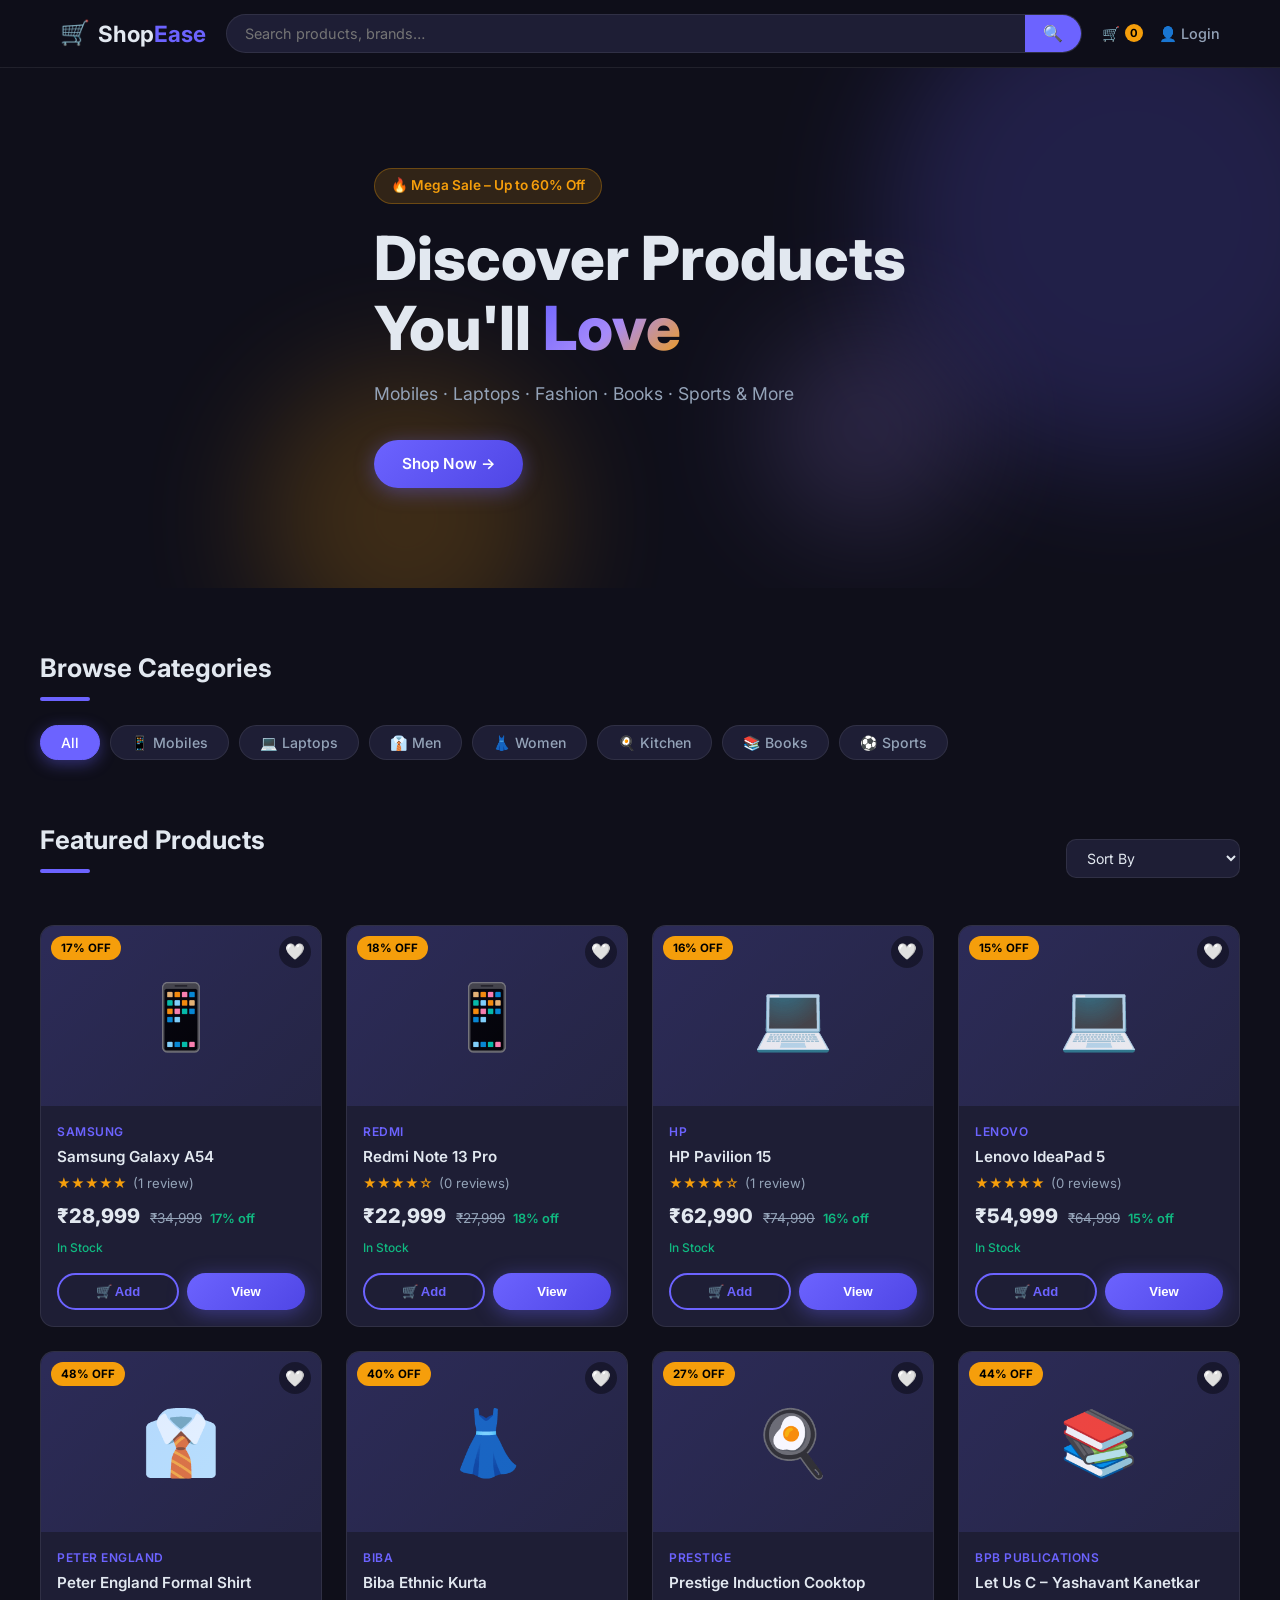
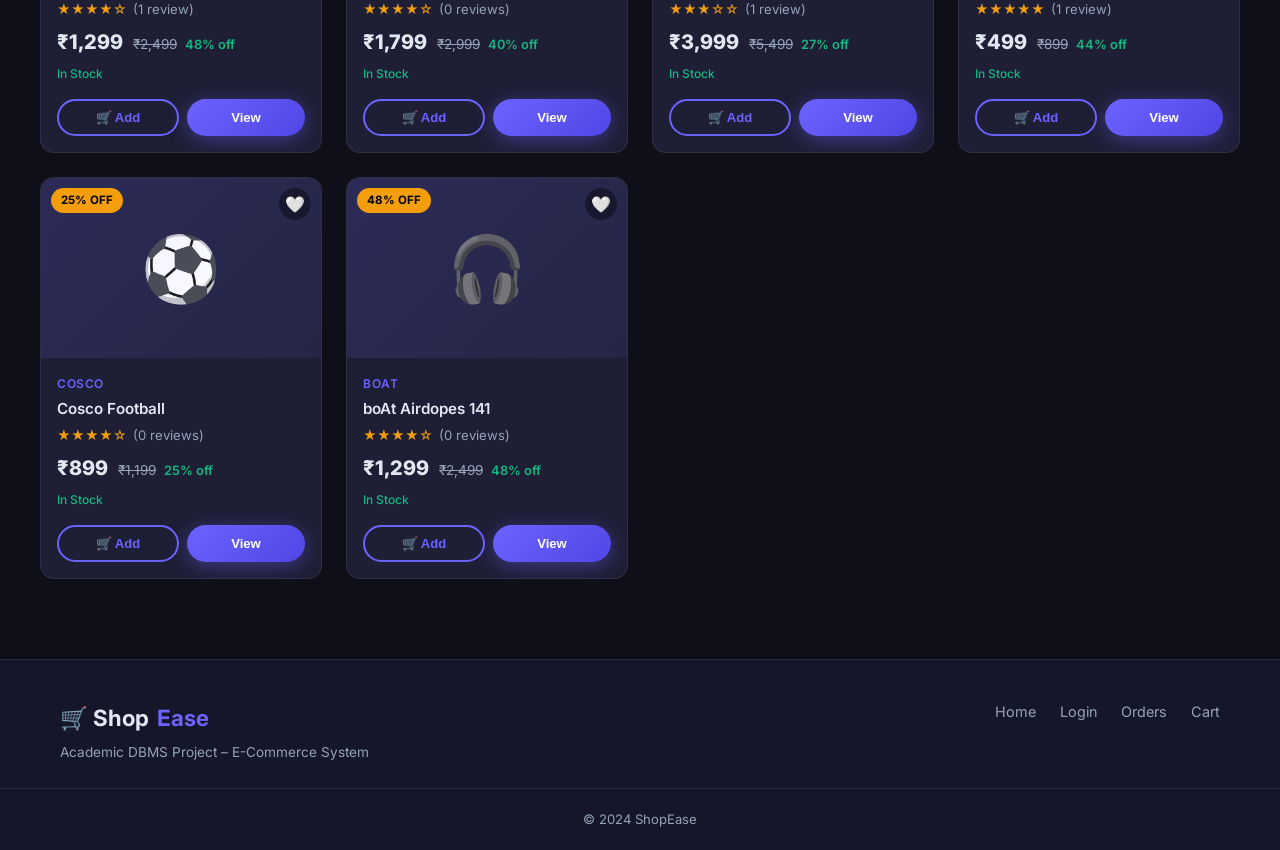
<file: frontend/index.html>
<!DOCTYPE html>
<html lang="en">

<head>
  <meta charset="UTF-8" />
  <meta name="viewport" content="width=device-width, initial-scale=1.0" />
  <title>ShopEase – Product Listing</title>
  <meta name="description" content="Browse thousands of products on ShopEase – your one-stop e-commerce store." />
  <link rel="preconnect" href="https://fonts.googleapis.com" />
  <link rel="preconnect" href="https://fonts.gstatic.com" crossorigin />
  <link href="https://fonts.googleapis.com/css2?family=Inter:wght@300;400;500;600;700;800&display=swap"
    rel="stylesheet" />
  <link rel="stylesheet" href="style.css" />
</head>

<body>

  <!-- ======== NAVBAR ======== -->
  <nav class="navbar" id="navbar">
    <div class="nav-inner container">
      <a href="index.html" class="logo">
        <span class="logo-icon">🛒</span>
        <span>Shop<strong>Ease</strong></span>
      </a>

      <div class="search-bar">
        <input id="searchInput" type="text" placeholder="Search products, brands…" autocomplete="off" />
        <button id="searchBtn" aria-label="Search">🔍</button>
      </div>

      <div class="nav-actions">
        <a href="cart.html" class="nav-icon" id="cartLink" title="Cart">🛒 <span class="badge"
            id="cartCount">0</span></a>
        <a href="login.html" class="nav-icon" id="loginLink" title="Login">👤 Login</a>
      </div>
    </div>
  </nav>

  <!-- ======== HERO ======== -->
  <section class="hero" id="hero">
    <div class="hero-content container">
      <div class="hero-badge">🔥 Mega Sale – Up to 60% Off</div>
      <h1 class="hero-title">Discover Products<br />You'll <span class="gradient-text">Love</span></h1>
      <p class="hero-sub">Mobiles · Laptops · Fashion · Books · Sports & More</p>
      <a href="#products" class="btn btn-primary" id="shopNowBtn">Shop Now →</a>
    </div>
    <div class="hero-shapes">
      <div class="shape s1"></div>
      <div class="shape s2"></div>
      <div class="shape s3"></div>
    </div>
  </section>

  <!-- ======== CATEGORY PILLS ======== -->
  <section class="categories container" id="categories">
    <h2 class="section-title">Browse Categories</h2>
    <div class="category-pills" id="categoryPills">
      <button class="pill active" data-cat="all">All</button>
      <button class="pill" data-cat="Mobiles">📱 Mobiles</button>
      <button class="pill" data-cat="Laptops">💻 Laptops</button>
      <button class="pill" data-cat="Men's Clothing">👔 Men</button>
      <button class="pill" data-cat="Women's Clothing">👗 Women</button>
      <button class="pill" data-cat="Kitchen Appliances">🍳 Kitchen</button>
      <button class="pill" data-cat="Books">📚 Books</button>
      <button class="pill" data-cat="Sports & Fitness">⚽ Sports</button>
    </div>
  </section>

  <!-- ======== PRODUCTS GRID ======== -->
  <section class="products-section container" id="products">
    <div class="section-header">
      <h2 class="section-title">Featured Products</h2>
      <select id="sortSelect" class="sort-select">
        <option value="default">Sort By</option>
        <option value="price-asc">Price: Low → High</option>
        <option value="price-desc">Price: High → Low</option>
        <option value="rating">Top Rated</option>
        <option value="name">Name A–Z</option>
      </select>
    </div>

    <div class="product-grid" id="productGrid">
      <!-- Cards rendered by JS -->
    </div>
  </section>

  <!-- ======== PRODUCT MODAL ======== -->
  <div class="modal-overlay" id="modalOverlay">
    <div class="modal" id="productModal" role="dialog" aria-modal="true">
      <button class="modal-close" id="modalClose" aria-label="Close">✕</button>
      <div class="modal-grid">
        <div class="modal-img-wrap">
          <span class="modal-img-placeholder" id="modalEmoji"></span>
        </div>
        <div class="modal-info">
          <span class="modal-badge" id="modalBadge"></span>
          <h2 class="modal-title" id="modalName"></h2>
          <p class="modal-brand" id="modalBrand"></p>
          <p class="modal-desc" id="modalDesc"></p>
          <div class="modal-meta">
            <span class="modal-price" id="modalPrice"></span>
            <span class="modal-rating" id="modalRating"></span>
          </div>
          <div class="qty-row">
            <label for="modalQty">Qty:</label>
            <input id="modalQty" type="number" value="1" min="1" max="10" />
          </div>
          <button class="btn btn-primary btn-full" id="modalAddCart">🛒 Add to Cart</button>
          <a href="order.html" class="btn btn-outline btn-full" id="modalBuyNow">⚡ Buy Now</a>
        </div>
      </div>
    </div>
  </div>

  <!-- ======== TOAST ======== -->
  <div class="toast" id="toast"></div>

  <!-- ======== FOOTER ======== -->
  <footer class="footer">
    <div class="container footer-inner">
      <div>
        <div class="logo">🛒 Shop<strong>Ease</strong></div>
        <p class="footer-sub">Academic DBMS Project – E-Commerce System</p>
      </div>
      <div class="footer-links">
        <a href="index.html">Home</a>
        <a href="login.html">Login</a>
        <a href="order.html">Orders</a>
        <a href="cart.html">Cart</a>
      </div>
    </div>
    <p class="footer-copy">© 2024 ShopEase </p>
  </footer>

  <script src="app.js"></script>
</body>

</html>
</file>
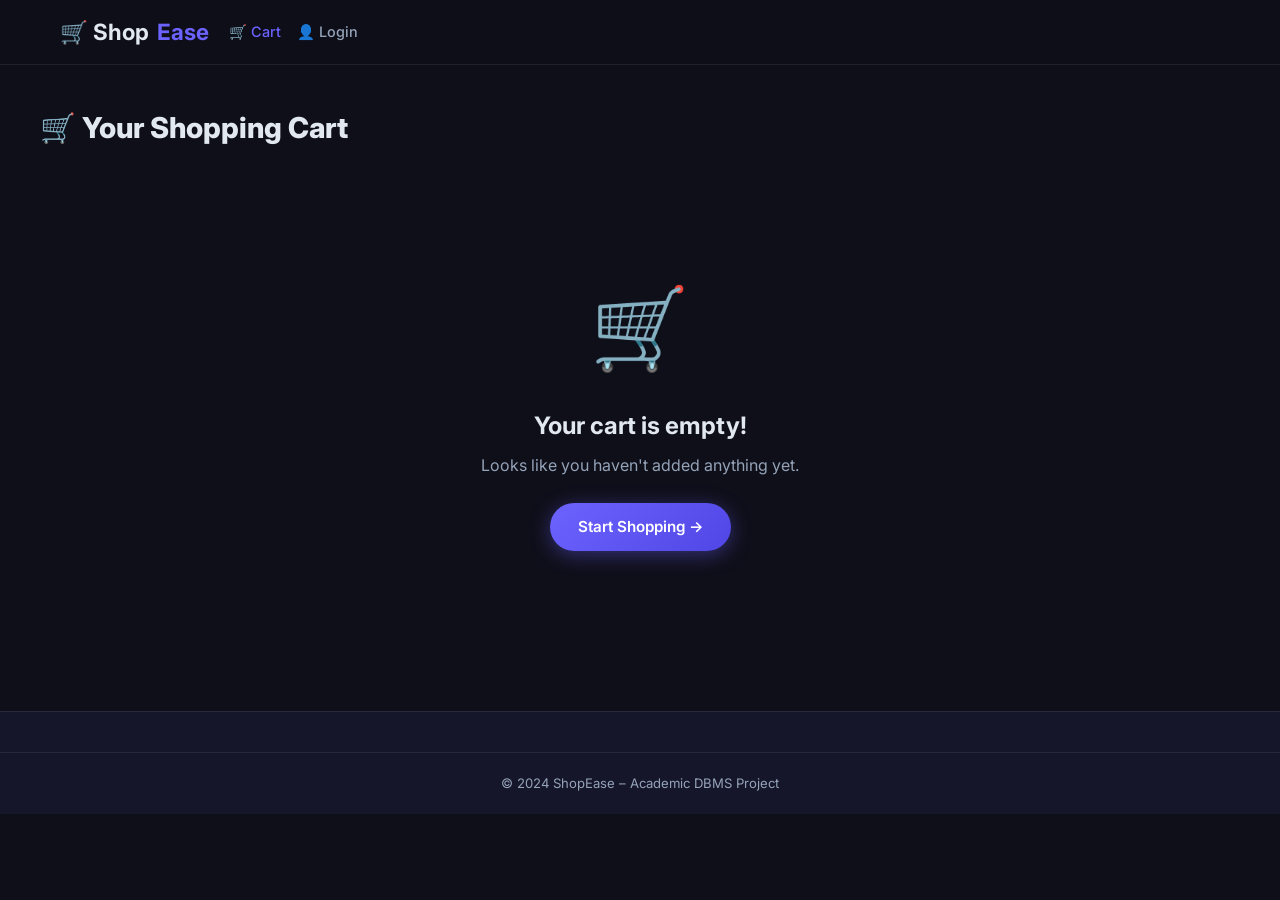
<file: frontend/cart.html>
<!DOCTYPE html>
<html lang="en">
<head>
  <meta charset="UTF-8" />
  <meta name="viewport" content="width=device-width, initial-scale=1.0" />
  <title>Shopping Cart – ShopEase</title>
  <meta name="description" content="Review your cart and proceed to checkout on ShopEase." />
  <link rel="preconnect" href="https://fonts.googleapis.com" />
  <link href="https://fonts.googleapis.com/css2?family=Inter:wght@300;400;500;600;700;800&display=swap" rel="stylesheet"/>
  <link rel="stylesheet" href="style.css" />
</head>
<body>

  <!-- NAVBAR -->
  <nav class="navbar" id="navbar">
    <div class="nav-inner container">
      <a href="index.html" class="logo">🛒 Shop<strong>Ease</strong></a>
      <div class="nav-actions">
        <a href="cart.html"  class="nav-icon active">🛒 Cart</a>
        <a href="login.html" class="nav-icon" id="loginLink">👤 Login</a>
      </div>
    </div>
  </nav>

  <main class="cart-page container" id="cartPage">
    <h1 class="page-title">🛒 Your Shopping Cart</h1>

    <div class="cart-layout" id="cartLayout">
      <!-- Cart Items -->
      <div class="cart-items" id="cartItemsContainer">
        <!-- Rendered by JS -->
      </div>

      <!-- Order Summary -->
      <aside class="cart-summary glass">
        <h2>Order Summary</h2>
        <div class="summary-row"><span>Subtotal</span>         <span id="subtotal">₹0</span></div>
        <div class="summary-row"><span>Discount (10%)</span>  <span id="discount" class="green">-₹0</span></div>
        <div class="summary-row"><span>Shipping</span>        <span id="shipping">FREE</span></div>
        <hr/>
        <div class="summary-row total"><span>Total</span>     <span id="grandTotal">₹0</span></div>
        <a href="order.html" class="btn btn-primary btn-full" id="checkoutBtn">Proceed to Checkout →</a>
        <a href="index.html" class="btn btn-outline btn-full mt8">Continue Shopping</a>
        <div class="secure-badge">🔒 Secure Checkout · 100% Safe Payments</div>
      </aside>
    </div>

    <!-- Empty cart state -->
    <div class="empty-cart hidden" id="emptyCart">
      <div class="empty-icon">🛒</div>
      <h2>Your cart is empty!</h2>
      <p>Looks like you haven't added anything yet.</p>
      <a href="index.html" class="btn btn-primary">Start Shopping →</a>
    </div>
  </main>

  <div class="toast" id="toast"></div>

  <footer class="footer">
    <p class="footer-copy">© 2024 ShopEase – Academic DBMS Project</p>
  </footer>

  <script src="app.js"></script>
</body>
</html>
</file>
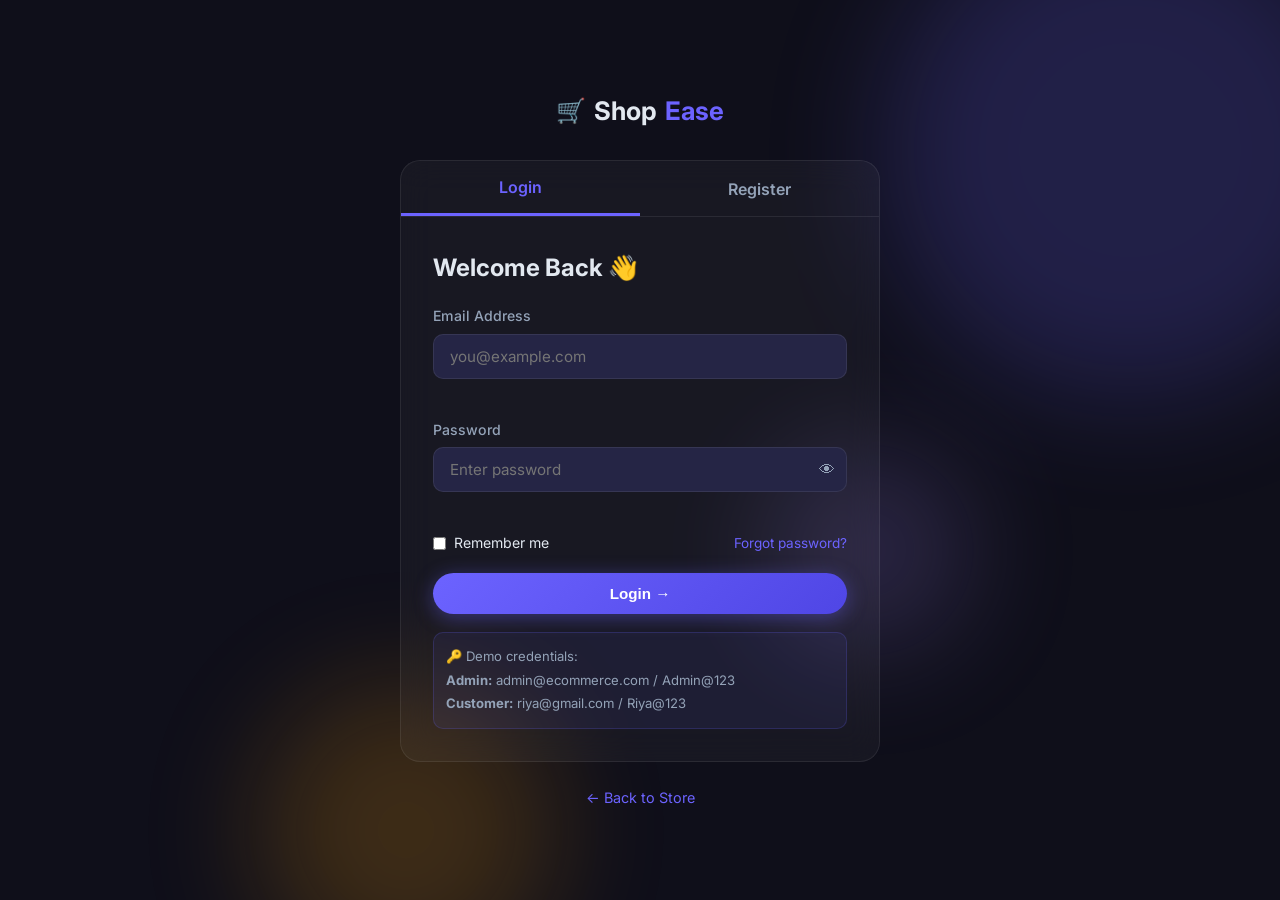
<file: frontend/login.html>
<!DOCTYPE html>
<html lang="en">
<head>
  <meta charset="UTF-8" />
  <meta name="viewport" content="width=device-width, initial-scale=1.0" />
  <title>Login / Register – ShopEase</title>
  <meta name="description" content="Login or create an account on ShopEase." />
  <link rel="preconnect" href="https://fonts.googleapis.com" />
  <link rel="preconnect" href="https://fonts.gstatic.com" crossorigin />
  <link href="https://fonts.googleapis.com/css2?family=Inter:wght@300;400;500;600;700;800&display=swap" rel="stylesheet"/>
  <link rel="stylesheet" href="style.css" />
</head>
<body class="auth-body">

  <div class="auth-bg">
    <div class="shape s1"></div>
    <div class="shape s2"></div>
    <div class="shape s3"></div>
  </div>

  <div class="auth-wrapper">
    <!-- ====== Logo ====== -->
    <a href="index.html" class="logo auth-logo">
      <span class="logo-icon">🛒</span> Shop<strong>Ease</strong>
    </a>

    <!-- ====== Card ====== -->
    <div class="auth-card glass">

      <!-- Tab switcher -->
      <div class="auth-tabs" role="tablist">
        <button class="auth-tab active" id="tabLogin"    role="tab" aria-selected="true"  data-target="loginForm">Login</button>
        <button class="auth-tab"        id="tabRegister" role="tab" aria-selected="false" data-target="registerForm">Register</button>
      </div>

      <!-- ─── LOGIN FORM ─── -->
      <form class="auth-form" id="loginForm" novalidate>
        <h1 class="auth-title">Welcome Back 👋</h1>

        <div class="form-group">
          <label for="loginEmail">Email Address</label>
          <input id="loginEmail" type="email" placeholder="you@example.com" required autocomplete="email" />
          <span class="error-msg" id="loginEmailErr"></span>
        </div>

        <div class="form-group">
          <label for="loginPassword">Password</label>
          <div class="input-icon-wrap">
            <input id="loginPassword" type="password" placeholder="Enter password" required autocomplete="current-password" />
            <button type="button" class="toggle-pw" data-target="loginPassword">👁</button>
          </div>
          <span class="error-msg" id="loginPwErr"></span>
        </div>

        <div class="form-row">
          <label class="checkbox-label">
            <input id="rememberMe" type="checkbox" /> Remember me
          </label>
          <a href="#" class="forgot-link">Forgot password?</a>
        </div>

        <button type="submit" class="btn btn-primary btn-full" id="loginBtn">Login →</button>

        <div class="demo-creds">
          <p>🔑 Demo credentials:</p>
          <p><strong>Admin:</strong> admin@ecommerce.com / Admin@123</p>
          <p><strong>Customer:</strong> riya@gmail.com / Riya@123</p>
        </div>
      </form>

      <!-- ─── REGISTER FORM ─── -->
      <form class="auth-form hidden" id="registerForm" novalidate>
        <h1 class="auth-title">Create Account 🚀</h1>

        <div class="form-group">
          <label for="regName">Full Name</label>
          <input id="regName" type="text" placeholder="Riya Sharma" required />
          <span class="error-msg" id="regNameErr"></span>
        </div>

        <div class="form-group">
          <label for="regEmail">Email Address</label>
          <input id="regEmail" type="email" placeholder="you@example.com" required />
          <span class="error-msg" id="regEmailErr"></span>
        </div>

        <div class="form-group">
          <label for="regPhone">Phone Number</label>
          <input id="regPhone" type="tel" placeholder="9XXXXXXXXX" pattern="[6-9][0-9]{9}" required />
          <span class="error-msg" id="regPhoneErr"></span>
        </div>

        <div class="form-group">
          <label for="regPassword">Password</label>
          <div class="input-icon-wrap">
            <input id="regPassword" type="password" placeholder="Min 8 chars, 1 uppercase, 1 number" required />
            <button type="button" class="toggle-pw" data-target="regPassword">👁</button>
          </div>
          <div class="pw-strength" id="pwStrengthBar">
            <div class="pw-fill" id="pwFill"></div>
          </div>
          <span class="pw-label" id="pwLabel"></span>
          <span class="error-msg" id="regPwErr"></span>
        </div>

        <div class="form-group">
          <label for="regConfirm">Confirm Password</label>
          <div class="input-icon-wrap">
            <input id="regConfirm" type="password" placeholder="Re-enter password" required />
            <button type="button" class="toggle-pw" data-target="regConfirm">👁</button>
          </div>
          <span class="error-msg" id="regConfirmErr"></span>
        </div>

        <div class="form-group">
          <label class="checkbox-label">
            <input id="agreeTerms" type="checkbox" required />
            I agree to the <a href="#">Terms &amp; Conditions</a>
          </label>
          <span class="error-msg" id="agreeErr"></span>
        </div>

        <button type="submit" class="btn btn-primary btn-full" id="registerBtn">Create Account →</button>
      </form>

    </div><!-- /auth-card -->

    <p class="auth-back"><a href="index.html">← Back to Store</a></p>
  </div>

  <div class="toast" id="toast"></div>
  <script src="app.js"></script>
</body>
</html>
</file>
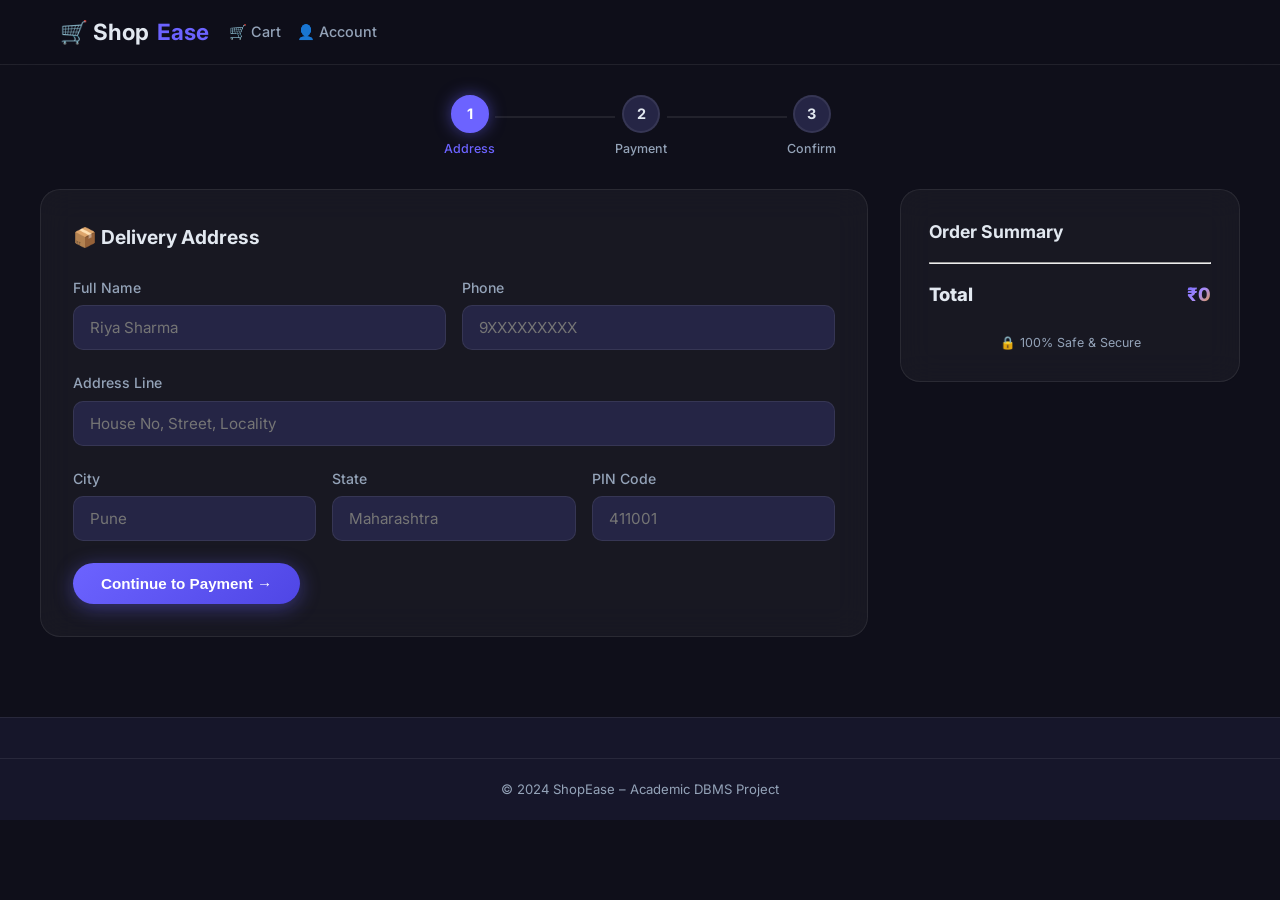
<file: frontend/order.html>
<!DOCTYPE html>
<html lang="en">
<head>
  <meta charset="UTF-8" />
  <meta name="viewport" content="width=device-width, initial-scale=1.0" />
  <title>Place Order – ShopEase</title>
  <meta name="description" content="Complete your order with secure payment on ShopEase." />
  <link rel="preconnect" href="https://fonts.googleapis.com" />
  <link href="https://fonts.googleapis.com/css2?family=Inter:wght@300;400;500;600;700;800&display=swap" rel="stylesheet"/>
  <link rel="stylesheet" href="style.css" />
</head>
<body>

  <nav class="navbar" id="navbar">
    <div class="nav-inner container">
      <a href="index.html" class="logo">🛒 Shop<strong>Ease</strong></a>
      <div class="nav-actions">
        <a href="cart.html"  class="nav-icon">🛒 Cart</a>
        <a href="login.html" class="nav-icon">👤 Account</a>
      </div>
    </div>
  </nav>

  <!-- Step indicator -->
  <div class="stepper container" id="stepper">
    <div class="step active" data-step="1"><span class="step-num">1</span><span class="step-label">Address</span></div>
    <div class="step-line"></div>
    <div class="step" data-step="2"><span class="step-num">2</span><span class="step-label">Payment</span></div>
    <div class="step-line"></div>
    <div class="step" data-step="3"><span class="step-num">3</span><span class="step-label">Confirm</span></div>
  </div>

  <main class="order-page container">
    <div class="checkout-layout">

      <!-- ====== STEP 1: Delivery Address ====== -->
      <section class="checkout-card glass" id="step1">
        <h2 class="step-title">📦 Delivery Address</h2>

        <form id="addressForm" novalidate>
          <div class="form-row-2">
            <div class="form-group">
              <label for="fullName">Full Name</label>
              <input id="fullName" type="text" placeholder="Riya Sharma" required />
              <span class="error-msg" id="fullNameErr"></span>
            </div>
            <div class="form-group">
              <label for="addrPhone">Phone</label>
              <input id="addrPhone" type="tel" placeholder="9XXXXXXXXX" required />
              <span class="error-msg" id="addrPhoneErr"></span>
            </div>
          </div>

          <div class="form-group">
            <label for="addressLine">Address Line</label>
            <input id="addressLine" type="text" placeholder="House No, Street, Locality" required />
            <span class="error-msg" id="addrLineErr"></span>
          </div>

          <div class="form-row-3">
            <div class="form-group">
              <label for="city">City</label>
              <input id="city" type="text" placeholder="Pune" required />
            </div>
            <div class="form-group">
              <label for="state">State</label>
              <input id="state" type="text" placeholder="Maharashtra" required />
            </div>
            <div class="form-group">
              <label for="pincode">PIN Code</label>
              <input id="pincode" type="text" placeholder="411001" pattern="[0-9]{6}" required />
              <span class="error-msg" id="pinErr"></span>
            </div>
          </div>

          <button type="submit" class="btn btn-primary" id="addrNextBtn">Continue to Payment →</button>
        </form>
      </section>

      <!-- ====== STEP 2: Payment ====== -->
      <section class="checkout-card glass hidden" id="step2">
        <h2 class="step-title">💳 Payment Method</h2>

        <div class="payment-methods" role="radiogroup" aria-label="Payment method">
          <label class="pay-option" id="payUPI">
            <input type="radio" name="payMethod" value="upi" checked />
            <div class="pay-icon">📱</div>
            <div><strong>UPI</strong><br/><small>Google Pay, PhonePe, Paytm</small></div>
          </label>
          <label class="pay-option" id="payCard">
            <input type="radio" name="payMethod" value="credit_card" />
            <div class="pay-icon">💳</div>
            <div><strong>Credit / Debit Card</strong><br/><small>Visa, Mastercard, RuPay</small></div>
          </label>
          <label class="pay-option" id="payNB">
            <input type="radio" name="payMethod" value="net_banking" />
            <div class="pay-icon">🏦</div>
            <div><strong>Net Banking</strong><br/><small>SBI, HDFC, ICICI, Axis</small></div>
          </label>
          <label class="pay-option" id="payWallet">
            <input type="radio" name="payMethod" value="wallet" />
            <div class="pay-icon">👜</div>
            <div><strong>Wallet</strong><br/><small>Mobikwik, Freecharge</small></div>
          </label>
          <label class="pay-option" id="payCOD">
            <input type="radio" name="payMethod" value="cod" />
            <div class="pay-icon">💵</div>
            <div><strong>Cash on Delivery</strong><br/><small>Pay when delivered</small></div>
          </label>
        </div>

        <!-- UPI sub-form -->
        <div class="pay-sub-form" id="upiForm">
          <div class="form-group">
            <label for="upiId">UPI ID</label>
            <input id="upiId" type="text" placeholder="yourname@upi" />
          </div>
        </div>

        <!-- Card sub-form -->
        <div class="pay-sub-form hidden" id="cardForm">
          <div class="form-group">
            <label for="cardNum">Card Number</label>
            <input id="cardNum" type="text" placeholder="XXXX XXXX XXXX XXXX" maxlength="19" />
          </div>
          <div class="form-row-2">
            <div class="form-group">
              <label for="cardExp">Expiry (MM/YY)</label>
              <input id="cardExp" type="text" placeholder="08/27" maxlength="5" />
            </div>
            <div class="form-group">
              <label for="cardCVV">CVV</label>
              <input id="cardCVV" type="password" placeholder="•••" maxlength="3" />
            </div>
          </div>
        </div>

        <div class="btn-row">
          <button class="btn btn-outline" id="backToAddr">← Back</button>
          <button class="btn btn-primary" id="payNextBtn">Review Order →</button>
        </div>
      </section>

      <!-- ====== STEP 3: Confirm ====== -->
      <section class="checkout-card glass hidden" id="step3">
        <h2 class="step-title">✅ Review & Confirm</h2>

        <div class="confirm-block" id="confirmAddress">
          <h3>📦 Deliver To</h3>
          <p id="confirmAddrText"></p>
        </div>

        <div class="confirm-block" id="confirmPayment">
          <h3>💳 Payment</h3>
          <p id="confirmPayText"></p>
        </div>

        <div class="confirm-block">
          <h3>🛍️ Items</h3>
          <div id="confirmItems"></div>
        </div>

        <div class="confirm-total">
          <span>Grand Total</span>
          <span id="confirmTotal" class="gradient-text">₹0</span>
        </div>

        <button class="btn btn-primary btn-full" id="placeOrderBtn">🎉 Place Order</button>
      </section>

      <!-- ====== SUCCESS ====== -->
      <section class="checkout-card glass hidden success-card" id="successCard">
        <div class="success-anim" id="successAnim">
          <div class="checkmark-circle">
            <div class="checkmark">✓</div>
          </div>
        </div>
        <h2 class="success-title">Order Placed Successfully!</h2>
        <p class="success-sub">Your order <strong id="orderIdDisplay">#ORD-0001</strong> has been confirmed.</p>
        <p class="success-sub">Estimated delivery: <strong>3–5 business days</strong> 🚀</p>
        <div class="success-actions">
          <a href="index.html" class="btn btn-primary">Continue Shopping</a>
          <a href="#"          class="btn btn-outline" id="trackOrder">Track Order</a>
        </div>
      </section>

    </div><!-- /checkout-layout -->

    <!-- Order Summary Sidebar -->
    <aside class="order-summary-sidebar glass" id="orderSummarySidebar">
      <h2>Order Summary</h2>
      <div id="sidebarItems"></div>
      <hr/>
      <div class="summary-row total">
        <span>Total</span>
        <span id="sidebarTotal" class="gradient-text">₹0</span>
      </div>
      <div class="secure-badge">🔒 100% Safe & Secure</div>
    </aside>
  </main>

  <div class="toast" id="toast"></div>

  <footer class="footer">
    <p class="footer-copy">© 2024 ShopEase – Academic DBMS Project</p>
  </footer>

  <script src="app.js"></script>
</body>
</html>
</file>
<file: frontend/style.css>
/* ============================================================
   ShopEase – Complete Design System
   E-Commerce DBMS Academic Project
   ============================================================ */

/* ─── Google Fonts already loaded via <link> ─── */

/* ─── CSS Variables ─── */
:root {
  --primary:       #6c63ff;
  --primary-dark:  #4f46e5;
  --accent:        #f59e0b;
  --success:       #10b981;
  --danger:        #ef4444;
  --bg:            #0f0f1a;
  --bg2:           #16162a;
  --surface:       #1e1e35;
  --surface2:      #252545;
  --border:        rgba(255,255,255,0.08);
  --text:          #e2e8f0;
  --text-muted:    #94a3b8;
  --radius:        14px;
  --radius-lg:     20px;
  --shadow:        0 8px 32px rgba(0,0,0,0.4);
  --shadow-sm:     0 4px 16px rgba(0,0,0,0.25);
  --transition:    all 0.25s ease;
  --font:          'Inter', sans-serif;
}

/* ─── Reset ─── */
*, *::before, *::after { box-sizing: border-box; margin: 0; padding: 0; }

html { scroll-behavior: smooth; }

body {
  font-family: var(--font);
  background: var(--bg);
  color: var(--text);
  line-height: 1.6;
  min-height: 100vh;
}

/* ─── Container ─── */
.container { max-width: 1200px; margin: 0 auto; padding: 0 20px; }

/* ─── Hidden utility ─── */
.hidden  { display: none !important; }
.green   { color: var(--success); }
.mt8     { margin-top: 8px; }

/* ─── Gradient Text ─── */
.gradient-text {
  background: linear-gradient(135deg, var(--primary), #a78bfa, var(--accent));
  -webkit-background-clip: text;
  -webkit-text-fill-color: transparent;
  background-clip: text;
}

/* ============================================================
   GLASS CARD
   ============================================================ */
.glass {
  background: rgba(255,255,255,0.04);
  backdrop-filter: blur(16px);
  border: 1px solid var(--border);
  border-radius: var(--radius-lg);
}

/* ============================================================
   BUTTONS
   ============================================================ */
.btn {
  display: inline-flex;
  align-items: center;
  justify-content: center;
  gap: 6px;
  padding: 12px 28px;
  border-radius: 50px;
  font-size: 0.95rem;
  font-weight: 600;
  cursor: pointer;
  border: none;
  text-decoration: none;
  transition: var(--transition);
}

.btn-primary {
  background: linear-gradient(135deg, var(--primary), var(--primary-dark));
  color: #fff;
  box-shadow: 0 4px 20px rgba(108,99,255,0.4);
}
.btn-primary:hover {
  transform: translateY(-2px);
  box-shadow: 0 8px 30px rgba(108,99,255,0.6);
}

.btn-outline {
  background: transparent;
  color: var(--primary);
  border: 2px solid var(--primary);
}
.btn-outline:hover {
  background: var(--primary);
  color: #fff;
  transform: translateY(-2px);
}

.btn-full { width: 100%; }

/* ============================================================
   NAVBAR
   ============================================================ */
.navbar {
  position: sticky;
  top: 0;
  z-index: 100;
  background: rgba(15,15,26,0.85);
  backdrop-filter: blur(20px);
  border-bottom: 1px solid var(--border);
  padding: 14px 0;
}

.nav-inner {
  display: flex;
  align-items: center;
  gap: 20px;
}

.logo {
  font-size: 1.4rem;
  font-weight: 700;
  color: var(--text);
  text-decoration: none;
  display: flex;
  align-items: center;
  gap: 8px;
  white-space: nowrap;
}
.logo strong { color: var(--primary); }
.logo-icon { font-size: 1.5rem; }

/* Search */
.search-bar {
  flex: 1;
  display: flex;
  background: var(--surface);
  border: 1px solid var(--border);
  border-radius: 50px;
  overflow: hidden;
  transition: var(--transition);
}
.search-bar:focus-within {
  border-color: var(--primary);
  box-shadow: 0 0 0 3px rgba(108,99,255,0.2);
}
.search-bar input {
  flex: 1;
  background: none;
  border: none;
  outline: none;
  color: var(--text);
  padding: 10px 18px;
  font-size: 0.9rem;
  font-family: var(--font);
}
.search-bar button {
  background: var(--primary);
  border: none;
  color: #fff;
  padding: 0 18px;
  cursor: pointer;
  font-size: 1rem;
  transition: var(--transition);
}
.search-bar button:hover { background: var(--primary-dark); }

/* Nav actions */
.nav-actions { display: flex; align-items: center; gap: 16px; }

.nav-icon {
  color: var(--text-muted);
  text-decoration: none;
  font-size: 0.9rem;
  font-weight: 500;
  display: flex;
  align-items: center;
  gap: 5px;
  position: relative;
  transition: var(--transition);
}
.nav-icon:hover, .nav-icon.active { color: var(--primary); }

.badge {
  background: var(--accent);
  color: #000;
  border-radius: 50%;
  font-size: 0.7rem;
  font-weight: 700;
  width: 18px; height: 18px;
  display: flex; align-items: center; justify-content: center;
}

/* ============================================================
   HERO
   ============================================================ */
.hero {
  position: relative;
  min-height: 520px;
  display: flex;
  align-items: center;
  overflow: hidden;
  padding: 80px 0;
}

.hero-content {
  position: relative;
  z-index: 2;
}

.hero-badge {
  display: inline-block;
  background: rgba(245,158,11,0.15);
  border: 1px solid rgba(245,158,11,0.3);
  color: var(--accent);
  border-radius: 50px;
  padding: 6px 16px;
  font-size: 0.85rem;
  font-weight: 600;
  margin-bottom: 20px;
}

.hero-title {
  font-size: clamp(2.2rem, 5vw, 3.8rem);
  font-weight: 800;
  line-height: 1.15;
  margin-bottom: 16px;
}

.hero-sub {
  color: var(--text-muted);
  font-size: 1.1rem;
  margin-bottom: 32px;
}

/* Floating shapes */
.hero-shapes { position: absolute; inset: 0; z-index: 1; pointer-events: none; }

.shape {
  position: absolute;
  border-radius: 50%;
  filter: blur(60px);
  opacity: 0.2;
}
.shape.s1 {
  width: 500px; height: 500px;
  background: var(--primary);
  top: -100px; right: -100px;
  animation: float 8s ease-in-out infinite;
}
.shape.s2 {
  width: 300px; height: 300px;
  background: var(--accent);
  bottom: -80px; left: 20%;
  animation: float 10s ease-in-out infinite reverse;
}
.shape.s3 {
  width: 200px; height: 200px;
  background: #a78bfa;
  top: 50%; left: 60%;
  animation: float 6s ease-in-out infinite;
}

@keyframes float {
  0%, 100% { transform: translateY(0) scale(1); }
  50%       { transform: translateY(-30px) scale(1.05); }
}

/* ============================================================
   CATEGORIES
   ============================================================ */
.categories {
  padding: 60px 0 20px;
}

.section-title {
  font-size: 1.6rem;
  font-weight: 700;
  margin-bottom: 24px;
  position: relative;
}
.section-title::after {
  content: '';
  display: block;
  width: 50px; height: 4px;
  background: var(--primary);
  border-radius: 4px;
  margin-top: 8px;
}

.category-pills {
  display: flex;
  flex-wrap: wrap;
  gap: 10px;
}

.pill {
  background: var(--surface);
  border: 1px solid var(--border);
  color: var(--text-muted);
  padding: 8px 20px;
  border-radius: 50px;
  font-size: 0.88rem;
  font-weight: 500;
  cursor: pointer;
  transition: var(--transition);
  font-family: var(--font);
}
.pill:hover { border-color: var(--primary); color: var(--primary); }
.pill.active {
  background: var(--primary);
  border-color: var(--primary);
  color: #fff;
  box-shadow: 0 4px 16px rgba(108,99,255,0.4);
}

/* ============================================================
   PRODUCTS SECTION
   ============================================================ */
.products-section { padding: 40px 0 80px; }

.section-header {
  display: flex;
  align-items: center;
  justify-content: space-between;
  margin-bottom: 28px;
  gap: 16px;
}

.sort-select {
  background: var(--surface);
  border: 1px solid var(--border);
  color: var(--text);
  padding: 9px 16px;
  border-radius: 10px;
  font-family: var(--font);
  font-size: 0.88rem;
  cursor: pointer;
  outline: none;
}
.sort-select:focus { border-color: var(--primary); }

/* Product Grid */
.product-grid {
  display: grid;
  grid-template-columns: repeat(auto-fill, minmax(240px, 1fr));
  gap: 24px;
}

/* Product Card */
.product-card {
  background: var(--surface);
  border: 1px solid var(--border);
  border-radius: var(--radius);
  overflow: hidden;
  transition: var(--transition);
  cursor: pointer;
  position: relative;
  display: flex;
  flex-direction: column;
}
.product-card:hover {
  transform: translateY(-6px);
  border-color: var(--primary);
  box-shadow: 0 12px 40px rgba(108,99,255,0.2);
}

.card-img {
  height: 180px;
  display: flex;
  align-items: center;
  justify-content: center;
  background: var(--surface2);
  font-size: 4rem;
  position: relative;
  overflow: hidden;
}
.card-img::before {
  content: '';
  position: absolute;
  inset: 0;
  background: linear-gradient(135deg, rgba(108,99,255,0.1), transparent);
}

.card-badge {
  position: absolute;
  top: 10px; left: 10px;
  background: var(--accent);
  color: #000;
  font-size: 0.72rem;
  font-weight: 700;
  padding: 3px 10px;
  border-radius: 50px;
}

.card-wishlist {
  position: absolute;
  top: 10px; right: 10px;
  background: rgba(0,0,0,0.4);
  border: none;
  color: #fff;
  width: 32px; height: 32px;
  border-radius: 50%;
  display: flex; align-items: center; justify-content: center;
  cursor: pointer;
  font-size: 1rem;
  transition: var(--transition);
}
.card-wishlist:hover { background: var(--danger); transform: scale(1.15); }

.card-body {
  padding: 16px;
  display: flex;
  flex-direction: column;
  gap: 6px;
  flex: 1;
}

.card-brand { font-size: 0.75rem; color: var(--primary); font-weight: 600; text-transform: uppercase; letter-spacing: 0.5px; }
.card-name  { font-size: 0.95rem; font-weight: 600; line-height: 1.3; }

.card-rating {
  display: flex;
  align-items: center;
  gap: 6px;
  font-size: 0.82rem;
}
.stars { color: var(--accent); }
.rating-count { color: var(--text-muted); }

.card-price {
  font-size: 1.25rem;
  font-weight: 800;
  color: var(--text);
}
.card-price .original {
  font-size: 0.85rem;
  color: var(--text-muted);
  text-decoration: line-through;
  font-weight: 400;
  margin-left: 6px;
}
.card-price .discount { color: var(--success); font-size: 0.8rem; font-weight: 600; margin-left: 4px; }

.card-actions {
  display: flex;
  gap: 8px;
  margin-top: 10px;
}
.card-actions .btn { flex: 1; padding: 9px 12px; font-size: 0.82rem; }

.stock-tag {
  font-size: 0.75rem;
  color: var(--success);
  font-weight: 500;
}
.stock-tag.low { color: var(--accent); }
.stock-tag.out { color: var(--danger); }

/* ============================================================
   MODAL
   ============================================================ */
.modal-overlay {
  position: fixed; inset: 0;
  background: rgba(0,0,0,0.7);
  backdrop-filter: blur(6px);
  z-index: 200;
  display: flex;
  align-items: center;
  justify-content: center;
  padding: 20px;
  opacity: 0;
  pointer-events: none;
  transition: opacity 0.3s;
}
.modal-overlay.open { opacity: 1; pointer-events: all; }

.modal {
  background: var(--surface);
  border: 1px solid var(--border);
  border-radius: var(--radius-lg);
  max-width: 780px;
  width: 100%;
  position: relative;
  transform: scale(0.9);
  transition: transform 0.3s;
  max-height: 90vh;
  overflow-y: auto;
}
.modal-overlay.open .modal { transform: scale(1); }

.modal-close {
  position: absolute;
  top: 16px; right: 16px;
  background: var(--surface2);
  border: none;
  color: var(--text);
  width: 36px; height: 36px;
  border-radius: 50%;
  font-size: 1.1rem;
  cursor: pointer;
  z-index: 1;
  transition: var(--transition);
}
.modal-close:hover { background: var(--danger); }

.modal-grid { display: grid; grid-template-columns: 1fr 1fr; }

.modal-img-wrap {
  background: var(--surface2);
  display: flex; align-items: center; justify-content: center;
  min-height: 280px;
  border-radius: var(--radius-lg) 0 0 var(--radius-lg);
  font-size: 6rem;
}

.modal-info { padding: 32px; display: flex; flex-direction: column; gap: 12px; }

.modal-badge {
  background: rgba(108,99,255,0.2);
  color: var(--primary);
  border-radius: 50px;
  padding: 4px 12px;
  font-size: 0.78rem;
  font-weight: 600;
  width: fit-content;
}

.modal-title { font-size: 1.3rem; font-weight: 700; }
.modal-brand { color: var(--primary); font-size: 0.85rem; font-weight: 600; }
.modal-desc  { color: var(--text-muted); font-size: 0.9rem; }

.modal-meta { display: flex; align-items: center; gap: 16px; }
.modal-price { font-size: 1.6rem; font-weight: 800; }
.modal-rating { color: var(--accent); font-size: 1rem; }

.qty-row {
  display: flex; align-items: center; gap: 12px;
}
.qty-row input {
  width: 70px; padding: 8px 12px;
  background: var(--surface2);
  border: 1px solid var(--border);
  border-radius: 8px;
  color: var(--text);
  font-size: 0.95rem;
  text-align: center;
  outline: none;
}

/* ============================================================
   TOAST
   ============================================================ */
.toast {
  position: fixed;
  bottom: 30px; right: 30px;
  background: var(--surface2);
  border: 1px solid var(--primary);
  color: var(--text);
  padding: 14px 24px;
  border-radius: 12px;
  font-size: 0.9rem;
  font-weight: 500;
  z-index: 999;
  opacity: 0;
  transform: translateY(20px);
  transition: all 0.35s ease;
  pointer-events: none;
}
.toast.show {
  opacity: 1;
  transform: translateY(0);
}

/* ============================================================
   FOOTER
   ============================================================ */
.footer {
  background: var(--bg2);
  border-top: 1px solid var(--border);
  padding: 40px 0 20px;
}
.footer-inner {
  display: flex;
  justify-content: space-between;
  align-items: flex-start;
  flex-wrap: wrap;
  gap: 24px;
  margin-bottom: 24px;
}
.footer-sub { color: var(--text-muted); font-size: 0.85rem; margin-top: 6px; }
.footer-links { display: flex; gap: 24px; }
.footer-links a { color: var(--text-muted); text-decoration: none; font-size: 0.9rem; transition: var(--transition); }
.footer-links a:hover { color: var(--primary); }
.footer-copy { text-align: center; color: var(--text-muted); font-size: 0.82rem; padding-top: 20px; border-top: 1px solid var(--border); }

/* ============================================================
   AUTH PAGE
   ============================================================ */
.auth-body {
  min-height: 100vh;
  display: flex;
  align-items: center;
  justify-content: center;
  position: relative;
  overflow: hidden;
  padding: 40px 20px;
}

.auth-bg { position: fixed; inset: 0; z-index: 0; }

.auth-wrapper {
  position: relative;
  z-index: 1;
  width: 100%;
  max-width: 480px;
  display: flex;
  flex-direction: column;
  align-items: center;
  gap: 24px;
}

.auth-logo { font-size: 1.6rem; margin-bottom: 4px; }

.auth-card {
  width: 100%;
  padding: 0;
  overflow: hidden;
}

.auth-tabs {
  display: flex;
  border-bottom: 1px solid var(--border);
}
.auth-tab {
  flex: 1;
  background: none;
  border: none;
  color: var(--text-muted);
  padding: 16px;
  font-size: 1rem;
  font-weight: 600;
  cursor: pointer;
  transition: var(--transition);
  font-family: var(--font);
}
.auth-tab.active {
  color: var(--primary);
  border-bottom: 3px solid var(--primary);
}

.auth-form { padding: 32px; display: flex; flex-direction: column; gap: 18px; }

.auth-title { font-size: 1.5rem; font-weight: 700; }

.form-group { display: flex; flex-direction: column; gap: 6px; }
.form-group label { font-size: 0.88rem; font-weight: 500; color: var(--text-muted); }
.form-group input {
  background: var(--surface2);
  border: 1px solid var(--border);
  border-radius: 10px;
  color: var(--text);
  padding: 12px 16px;
  font-size: 0.95rem;
  font-family: var(--font);
  outline: none;
  transition: var(--transition);
  width: 100%;
}
.form-group input:focus {
  border-color: var(--primary);
  box-shadow: 0 0 0 3px rgba(108,99,255,0.15);
}
.form-group input.error { border-color: var(--danger); }

.input-icon-wrap { position: relative; }
.input-icon-wrap input { padding-right: 44px; }
.toggle-pw {
  position: absolute; top: 50%; right: 12px;
  transform: translateY(-50%);
  background: none; border: none;
  color: var(--text-muted); cursor: pointer; font-size: 1rem;
}

.error-msg { font-size: 0.78rem; color: var(--danger); min-height: 16px; }

.form-row {
  display: flex; align-items: center; justify-content: space-between;
}
.checkbox-label { display: flex; align-items: center; gap: 8px; font-size: 0.88rem; cursor: pointer; }
.forgot-link { color: var(--primary); font-size: 0.85rem; text-decoration: none; }
.forgot-link:hover { text-decoration: underline; }

.pw-strength {
  height: 5px;
  background: var(--surface2);
  border-radius: 10px;
  overflow: hidden;
  margin-top: 6px;
}
.pw-fill {
  height: 100%;
  border-radius: 10px;
  width: 0%;
  transition: width 0.3s, background 0.3s;
}
.pw-label { font-size: 0.75rem; color: var(--text-muted); }

.demo-creds {
  background: rgba(108,99,255,0.08);
  border: 1px solid rgba(108,99,255,0.2);
  border-radius: 10px;
  padding: 12px;
  font-size: 0.82rem;
  color: var(--text-muted);
  line-height: 1.8;
}

.auth-back { color: var(--text-muted); font-size: 0.9rem; }
.auth-back a { color: var(--primary); text-decoration: none; }

/* ============================================================
   CART PAGE
   ============================================================ */
.cart-page { padding: 40px 0 80px; }
.page-title { font-size: 1.8rem; font-weight: 800; margin-bottom: 32px; }

.cart-layout {
  display: grid;
  grid-template-columns: 1fr 360px;
  gap: 32px;
  align-items: start;
}

.cart-items { display: flex; flex-direction: column; gap: 20px; }

.cart-item {
  background: var(--surface);
  border: 1px solid var(--border);
  border-radius: var(--radius);
  padding: 20px;
  display: flex;
  align-items: center;
  gap: 20px;
  transition: var(--transition);
}
.cart-item:hover { border-color: var(--primary); }

.cart-item-img { font-size: 3.5rem; flex-shrink: 0; width: 80px; text-align: center; }

.cart-item-info { flex: 1; }
.cart-item-name  { font-weight: 600; font-size: 1rem; margin-bottom: 4px; }
.cart-item-brand { color: var(--primary); font-size: 0.8rem; font-weight: 600; }
.cart-item-price { font-size: 1.1rem; font-weight: 700; margin-top: 6px; }

.cart-item-actions {
  display: flex;
  align-items: center;
  gap: 12px;
  flex-shrink: 0;
}

.qty-control {
  display: flex;
  align-items: center;
  background: var(--surface2);
  border-radius: 10px;
  overflow: hidden;
  border: 1px solid var(--border);
}
.qty-control button {
  background: none;
  border: none;
  color: var(--text);
  padding: 8px 14px;
  cursor: pointer;
  font-size: 1.1rem;
  transition: var(--transition);
}
.qty-control button:hover { background: var(--primary); }
.qty-control span { padding: 0 12px; font-weight: 600; min-width: 30px; text-align: center; }

.remove-btn {
  background: none;
  border: none;
  color: var(--danger);
  cursor: pointer;
  font-size: 1.2rem;
  transition: var(--transition);
}
.remove-btn:hover { transform: scale(1.2); }

.cart-summary {
  padding: 28px;
  position: sticky;
  top: 90px;
}
.cart-summary h2 { font-size: 1.1rem; font-weight: 700; margin-bottom: 20px; }

.summary-row {
  display: flex; justify-content: space-between;
  font-size: 0.95rem;
  padding: 8px 0;
}
.summary-row.total { font-size: 1.15rem; font-weight: 800; padding-top: 16px; }
.cart-summary hr { border: none; border-top: 1px solid var(--border); margin: 8px 0; }

.secure-badge {
  text-align: center;
  color: var(--text-muted);
  font-size: 0.78rem;
  margin-top: 16px;
}

.empty-cart {
  text-align: center;
  padding: 80px 20px;
}
.empty-icon { font-size: 5rem; margin-bottom: 16px; }
.empty-cart h2 { font-size: 1.5rem; margin-bottom: 8px; }
.empty-cart p  { color: var(--text-muted); margin-bottom: 24px; }

/* ============================================================
   ORDER / CHECKOUT PAGE
   ============================================================ */
.stepper {
  display: flex;
  align-items: center;
  justify-content: center;
  padding: 30px 0;
  gap: 0;
}
.step {
  display: flex;
  flex-direction: column;
  align-items: center;
  gap: 6px;
}
.step-num {
  width: 38px; height: 38px;
  border-radius: 50%;
  background: var(--surface2);
  border: 2px solid var(--border);
  display: flex; align-items: center; justify-content: center;
  font-weight: 700;
  font-size: 0.9rem;
  transition: var(--transition);
}
.step.active .step-num {
  background: var(--primary);
  border-color: var(--primary);
  color: #fff;
  box-shadow: 0 0 16px rgba(108,99,255,0.5);
}
.step.done .step-num {
  background: var(--success);
  border-color: var(--success);
  color: #fff;
}
.step-label { font-size: 0.78rem; color: var(--text-muted); font-weight: 500; }
.step.active .step-label { color: var(--primary); }
.step-line {
  flex: 1;
  height: 2px;
  background: var(--border);
  min-width: 60px;
  max-width: 120px;
  margin-bottom: 20px;
}

.order-page {
  padding: 0 0 80px;
  display: grid;
  grid-template-columns: 1fr 340px;
  gap: 32px;
  align-items: start;
}

.checkout-layout { display: flex; flex-direction: column; gap: 24px; }

.checkout-card {
  padding: 32px;
}
.step-title { font-size: 1.2rem; font-weight: 700; margin-bottom: 24px; }

.form-row-2 { display: grid; grid-template-columns: 1fr 1fr; gap: 16px; }
.form-row-3 { display: grid; grid-template-columns: 1fr 1fr 1fr; gap: 16px; }

/* Payment options */
.payment-methods { display: flex; flex-direction: column; gap: 12px; margin-bottom: 24px; }

.pay-option {
  display: flex;
  align-items: center;
  gap: 16px;
  padding: 14px 18px;
  background: var(--surface2);
  border: 2px solid var(--border);
  border-radius: 12px;
  cursor: pointer;
  transition: var(--transition);
}
.pay-option:has(input:checked) {
  border-color: var(--primary);
  background: rgba(108,99,255,0.08);
}
.pay-option input[type=radio] { accent-color: var(--primary); }
.pay-icon { font-size: 1.8rem; flex-shrink: 0; }
.pay-option strong { font-size: 0.95rem; }
.pay-option small { color: var(--text-muted); font-size: 0.8rem; }

.pay-sub-form { margin-bottom: 16px; }

.btn-row { display: flex; gap: 12px; flex-wrap: wrap; }

/* Confirm step */
.confirm-block {
  background: var(--surface2);
  border-radius: 12px;
  padding: 16px;
  margin-bottom: 16px;
}
.confirm-block h3 { font-size: 0.9rem; color: var(--text-muted); margin-bottom: 8px; }
.confirm-block p  { font-size: 0.95rem; }

.confirm-total {
  display: flex;
  justify-content: space-between;
  font-size: 1.4rem;
  font-weight: 800;
  padding: 16px 0;
  border-top: 1px solid var(--border);
  margin: 16px 0;
}

/* Order summary sidebar */
.order-summary-sidebar {
  padding: 28px;
  position: sticky;
  top: 90px;
}
.order-summary-sidebar h2 { font-size: 1.1rem; margin-bottom: 16px; }
#sidebarItems { display: flex; flex-direction: column; gap: 12px; }

.sidebar-item {
  display: flex;
  justify-content: space-between;
  font-size: 0.88rem;
  color: var(--text-muted);
}
.sidebar-item .item-name { font-weight: 500; color: var(--text); }

/* Success */
.success-card { text-align: center; padding: 48px 32px; }

.success-anim { margin-bottom: 24px; }

.checkmark-circle {
  width: 90px; height: 90px;
  border-radius: 50%;
  background: linear-gradient(135deg, var(--success), #34d399);
  display: flex; align-items: center; justify-content: center;
  margin: 0 auto;
  animation: pop 0.5s ease;
  box-shadow: 0 0 40px rgba(16,185,129,0.4);
}
.checkmark { font-size: 2.5rem; color: #fff; }

@keyframes pop {
  0%   { transform: scale(0); }
  70%  { transform: scale(1.15); }
  100% { transform: scale(1); }
}

.success-title { font-size: 1.8rem; font-weight: 800; margin-bottom: 12px; }
.success-sub   { color: var(--text-muted); margin-bottom: 8px; }

.success-actions {
  display: flex;
  gap: 12px;
  justify-content: center;
  flex-wrap: wrap;
  margin-top: 28px;
}

/* ============================================================
   RESPONSIVE
   ============================================================ */
@media (max-width: 900px) {
  .cart-layout  { grid-template-columns: 1fr; }
  .order-page   { grid-template-columns: 1fr; }
  .modal-grid   { grid-template-columns: 1fr; }
  .modal-img-wrap { border-radius: var(--radius-lg) var(--radius-lg) 0 0; min-height: 200px; }
  .form-row-2   { grid-template-columns: 1fr; }
  .form-row-3   { grid-template-columns: 1fr 1fr; }
}

@media (max-width: 600px) {
  .nav-inner     { flex-wrap: wrap; }
  .search-bar    { order: 3; width: 100%; }
  .hero-title    { font-size: 2rem; }
  .product-grid  { grid-template-columns: repeat(auto-fill, minmax(160px, 1fr)); }
  .cart-item     { flex-wrap: wrap; }
  .form-row-3    { grid-template-columns: 1fr; }
}
</file>
